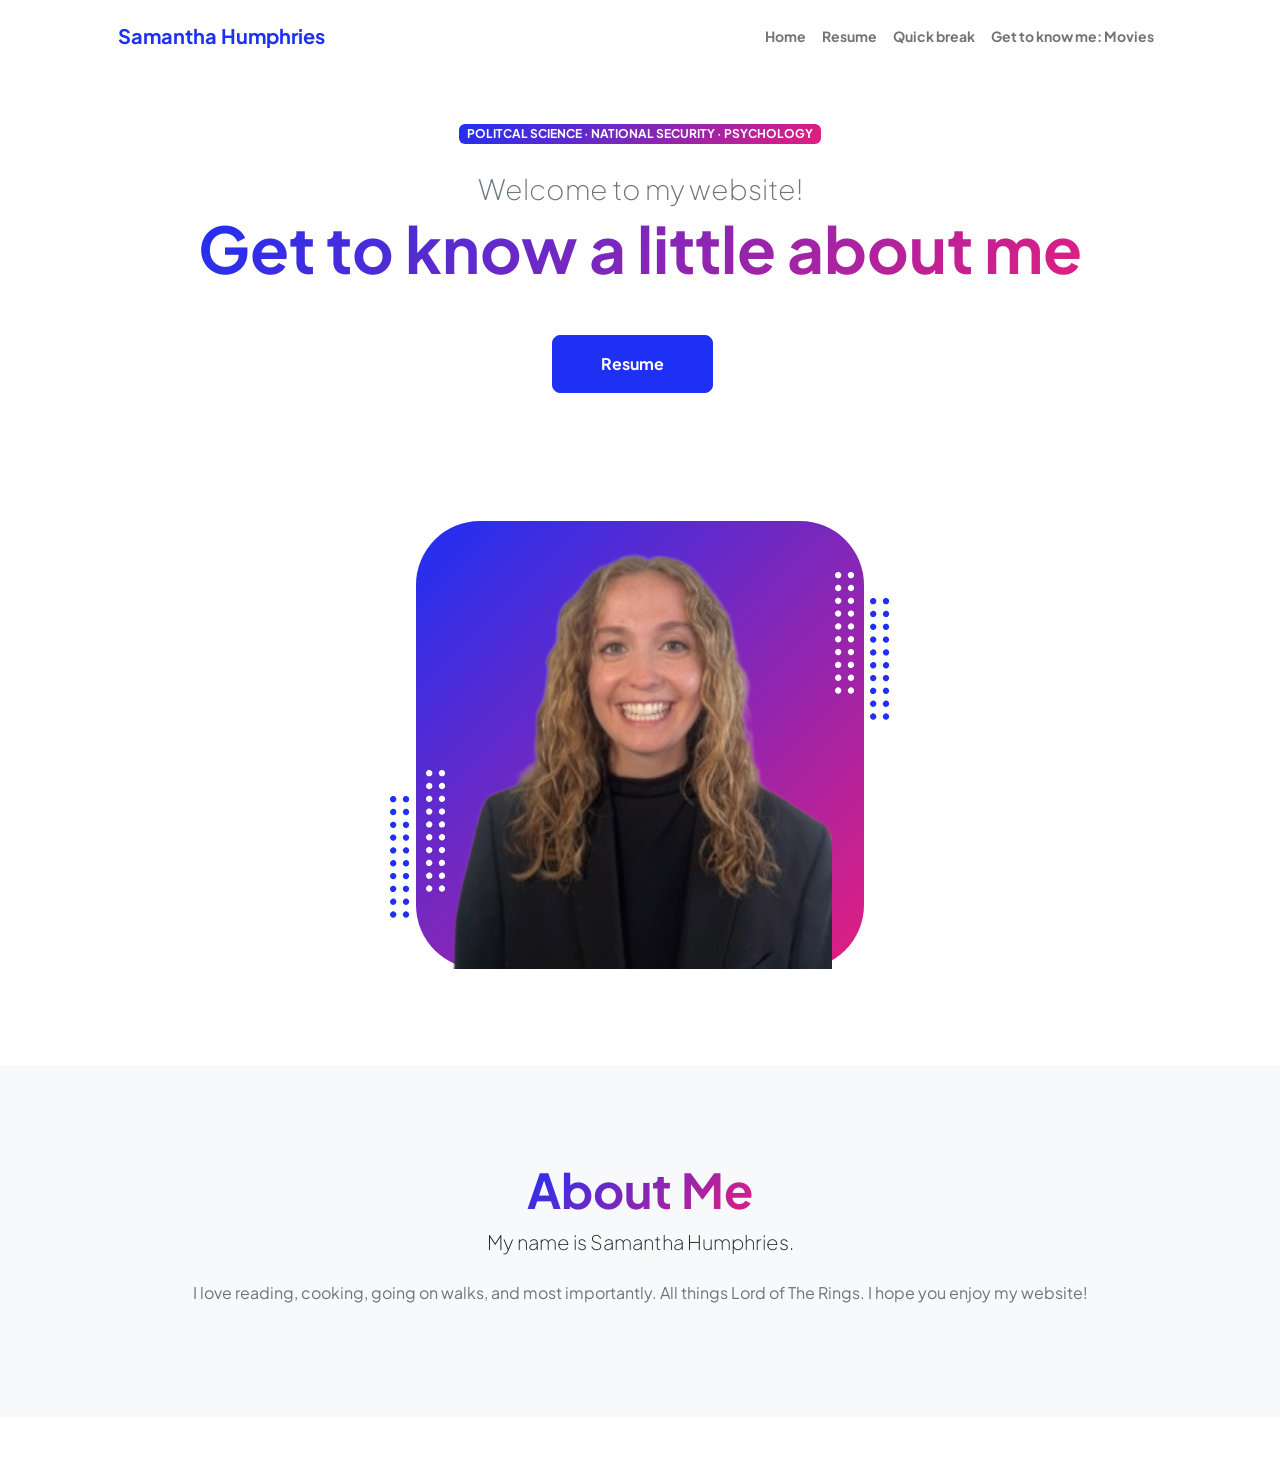
<file: index.html>
<!DOCTYPE html>
<html lang="en">
    <head>
        <meta charset="utf-8" />
        <meta name="viewport" content="width=device-width, initial-scale=1, shrink-to-fit=no" />
        <meta name="description" content="" />
        <meta name="author" content="" />
        <title>Samantha Humphries Home Page</title>
        <!-- Favicon-->
        <link rel="icon" type="image/x-icon" href="assets/favicon.ico" />
        <!-- Custom Google font-->
        <link rel="preconnect" href="https://fonts.googleapis.com" />
        <link rel="preconnect" href="https://fonts.gstatic.com" crossorigin />
        <link href="https://fonts.googleapis.com/css2?family=Plus+Jakarta+Sans:wght@100;200;300;400;500;600;700;800;900&amp;display=swap" rel="stylesheet" />
        <!-- Bootstrap icons-->
        <link href="https://cdn.jsdelivr.net/npm/bootstrap-icons@1.8.1/font/bootstrap-icons.css" rel="stylesheet" />
        <!-- Core theme CSS (includes Bootstrap)-->
        <link href="css/styles.css" rel="stylesheet" />
    </head>
    <body class="d-flex flex-column h-100">
        <main class="flex-shrink-0">
            <!-- Navigation-->
            <nav class="navbar navbar-expand-lg navbar-light bg-white py-3">
                <div class="container px-5">
                    <a class="navbar-brand" href="index.html"><span class="fw-bolder text-primary">Samantha Humphries</span></a>
                    <button class="navbar-toggler" type="button" data-bs-toggle="collapse" data-bs-target="#navbarSupportedContent" aria-controls="navbarSupportedContent" aria-expanded="false" aria-label="Toggle navigation"><span class="navbar-toggler-icon"></span></button>
                    <div class="collapse navbar-collapse" id="navbarSupportedContent">
                        <ul class="navbar-nav ms-auto mb-2 mb-lg-0 small fw-bolder">
                            <li class="nav-item"><a class="nav-link" href="index.html">Home</a></li>
                            <li class="nav-item"><a class="nav-link" href="resume.html">Resume</a></li>
                            <li class="nav-item"><a class="nav-link" href="app.html">Quick break</a></li>
                            <li class="nav-item"><a class="nav-link" href="scratch.html">Get to know me: Movies</a></li>

                        </ul>
                    </div>
                </div>
            </nav>
            <!-- Header-->
            <header class="py-5">
                <div class="container px-5 pb-5">
                    <div class="row gx-5 align-items-center">
                        <div class="col-xxl-5">
                            <!-- Header text content-->
                            <div class="text-center text-xxl-start">
                                <div class="badge bg-gradient-primary-to-secondary text-white mb-4"><div class="text-uppercase">Politcal Science &middot; National Security &middot; Psychology</div></div>
                                <div class="fs-3 fw-light text-muted">Welcome to my website!</div>
                                <h1 class="display-3 fw-bolder mb-5"><span class="text-gradient d-inline">Get to know a little about me</span></h1>
                                <div class="d-grid gap-3 d-sm-flex justify-content-sm-center justify-content-xxl-start mb-3">
                                    <a class="btn btn-primary btn-lg px-5 py-3 me-sm-3 fs-6 fw-bolder" href="resume.html">Resume</a>
                                </div>
                            </div>
                        </div>
                        <div class="col-xxl-7">
                            <!-- Header profile picture-->
                            <div class="d-flex justify-content-center mt-5 mt-xxl-0">
                                <div class="profile bg-gradient-primary-to-secondary">
                                    <!-- TIP: For best results, use a photo with a transparent background like the demo example below-->
                                    <!-- Watch a tutorial on how to do this on YouTube (link)-->
                                    <img class="profile-img" src="assets/profile pic.png" alt="..." />
                                    <div class="dots-1">
                                        <!-- SVG Dots-->
                                        <svg version="1.1" xmlns="http://www.w3.org/2000/svg" xmlns:xlink="http://www.w3.org/1999/xlink" x="0px" y="0px" viewBox="0 0 191.6 1215.4" style="enable-background: new 0 0 191.6 1215.4" xml:space="preserve">
                                            <g transform="translate(0.000000,1280.000000) scale(0.100000,-0.100000)">
                                                <path d="M227.7,12788.6c-105-35-200-141-222-248c-43-206,163-412,369-369c155,32,275,190,260,339c-11,105-90,213-190,262        C383.7,12801.6,289.7,12808.6,227.7,12788.6z"></path>
                                                <path d="M1507.7,12788.6c-151-50-253-216-222-362c25-119,136-230,254-255c194-41,395,142,375,339c-11,105-90,213-190,262        C1663.7,12801.6,1569.7,12808.6,1507.7,12788.6z"></path>
                                                <path d="M227.7,11508.6c-105-35-200-141-222-248c-43-206,163-412,369-369c155,32,275,190,260,339c-11,105-90,213-190,262        C383.7,11521.6,289.7,11528.6,227.7,11508.6z"></path>
                                                <path d="M1507.7,11508.6c-151-50-253-216-222-362c25-119,136-230,254-255c194-41,395,142,375,339c-11,105-90,213-190,262        C1663.7,11521.6,1569.7,11528.6,1507.7,11508.6z"></path>
                                                <path d="M227.7,10228.6c-105-35-200-141-222-248c-43-206,163-412,369-369c155,32,275,190,260,339c-11,105-90,213-190,262        C383.7,10241.6,289.7,10248.6,227.7,10228.6z"></path>
                                                <path d="M1507.7,10228.6c-105-35-200-141-222-248c-43-206,163-412,369-369c155,32,275,190,260,339c-11,105-90,213-190,262        C1663.7,10241.6,1569.7,10248.6,1507.7,10228.6z"></path>
                                                <path d="M227.7,8948.6c-105-35-200-141-222-248c-43-206,163-412,369-369c155,32,275,190,260,339c-11,105-90,213-190,262        C383.7,8961.6,289.7,8968.6,227.7,8948.6z"></path>
                                                <path d="M1507.7,8948.6c-105-35-200-141-222-248c-43-206,163-412,369-369c155,32,275,190,260,339c-11,105-90,213-190,262        C1663.7,8961.6,1569.7,8968.6,1507.7,8948.6z"></path>
                                                <path d="M227.7,7668.6c-105-35-200-141-222-248c-43-206,163-412,369-369c155,32,275,190,260,339c-11,105-90,213-190,262        C383.7,7681.6,289.7,7688.6,227.7,7668.6z"></path>
                                                <path d="M1507.7,7668.6c-105-35-200-141-222-248c-43-206,163-412,369-369c155,32,275,190,260,339c-11,105-90,213-190,262        C1663.7,7681.6,1569.7,7688.6,1507.7,7668.6z"></path>
                                                <path d="M227.7,6388.6c-105-35-200-141-222-248c-43-206,163-412,369-369c155,32,275,190,260,339c-11,105-90,213-190,262        C383.7,6401.6,289.7,6408.6,227.7,6388.6z"></path>
                                                <path d="M1507.7,6388.6c-105-35-200-141-222-248c-43-206,163-412,369-369c155,32,275,190,260,339c-11,105-90,213-190,262        C1663.7,6401.6,1569.7,6408.6,1507.7,6388.6z"></path>
                                                <path d="M227.7,5108.6c-105-35-200-141-222-248c-43-206,163-412,369-369c155,32,275,190,260,339c-11,105-90,213-190,262        C383.7,5121.6,289.7,5128.6,227.7,5108.6z"></path>
                                                <path d="M1507.7,5108.6c-105-35-200-141-222-248c-43-206,163-412,369-369c155,32,275,190,260,339c-11,105-90,213-190,262        C1663.7,5121.6,1569.7,5128.6,1507.7,5108.6z"></path>
                                                <path d="M227.7,3828.6c-105-35-200-141-222-248c-43-206,163-412,369-369c155,32,275,190,260,339c-11,105-90,213-190,262        C383.7,3841.6,289.7,3848.6,227.7,3828.6z"></path>
                                                <path d="M1507.7,3828.6c-105-35-200-141-222-248c-43-206,163-412,369-369c155,32,275,190,260,339c-11,105-90,213-190,262        C1663.7,3841.6,1569.7,3848.6,1507.7,3828.6z"></path>
                                                <path d="M227.7,2548.6c-105-35-200-141-222-248c-43-206,163-412,369-369c155,32,275,190,260,339c-11,105-90,213-190,262        C383.7,2561.6,289.7,2568.6,227.7,2548.6z"></path>
                                                <path d="M1507.7,2548.6c-105-35-200-141-222-248c-43-206,163-412,369-369c155,32,275,190,260,339c-11,105-90,213-190,262        C1663.7,2561.6,1569.7,2568.6,1507.7,2548.6z"></path>
                                                <path d="M227.7,1268.6c-105-35-200-141-222-248c-43-206,163-412,369-369c155,32,275,190,260,339c-11,105-90,213-190,262        C383.7,1281.6,289.7,1288.6,227.7,1268.6z"></path>
                                                <path d="M1507.7,1268.6c-105-35-200-141-222-248c-43-206,163-412,369-369c155,32,275,190,260,339c-11,105-90,213-190,262        C1663.7,1281.6,1569.7,1288.6,1507.7,1268.6z"></path>
                                            </g>
                                        </svg>
                                        <!-- END of SVG dots-->
                                    </div>
                                    <div class="dots-2">
                                        <!-- SVG Dots-->
                                        <svg version="1.1" xmlns="http://www.w3.org/2000/svg" xmlns:xlink="http://www.w3.org/1999/xlink" x="0px" y="0px" viewBox="0 0 191.6 1215.4" style="enable-background: new 0 0 191.6 1215.4" xml:space="preserve">
                                            <g transform="translate(0.000000,1280.000000) scale(0.100000,-0.100000)">
                                                <path d="M227.7,12788.6c-105-35-200-141-222-248c-43-206,163-412,369-369c155,32,275,190,260,339c-11,105-90,213-190,262        C383.7,12801.6,289.7,12808.6,227.7,12788.6z"></path>
                                                <path d="M1507.7,12788.6c-151-50-253-216-222-362c25-119,136-230,254-255c194-41,395,142,375,339c-11,105-90,213-190,262        C1663.7,12801.6,1569.7,12808.6,1507.7,12788.6z"></path>
                                                <path d="M227.7,11508.6c-105-35-200-141-222-248c-43-206,163-412,369-369c155,32,275,190,260,339c-11,105-90,213-190,262        C383.7,11521.6,289.7,11528.6,227.7,11508.6z"></path>
                                                <path d="M1507.7,11508.6c-151-50-253-216-222-362c25-119,136-230,254-255c194-41,395,142,375,339c-11,105-90,213-190,262        C1663.7,11521.6,1569.7,11528.6,1507.7,11508.6z"></path>
                                                <path d="M227.7,10228.6c-105-35-200-141-222-248c-43-206,163-412,369-369c155,32,275,190,260,339c-11,105-90,213-190,262        C383.7,10241.6,289.7,10248.6,227.7,10228.6z"></path>
                                                <path d="M1507.7,10228.6c-105-35-200-141-222-248c-43-206,163-412,369-369c155,32,275,190,260,339c-11,105-90,213-190,262        C1663.7,10241.6,1569.7,10248.6,1507.7,10228.6z"></path>
                                                <path d="M227.7,8948.6c-105-35-200-141-222-248c-43-206,163-412,369-369c155,32,275,190,260,339c-11,105-90,213-190,262        C383.7,8961.6,289.7,8968.6,227.7,8948.6z"></path>
                                                <path d="M1507.7,8948.6c-105-35-200-141-222-248c-43-206,163-412,369-369c155,32,275,190,260,339c-11,105-90,213-190,262        C1663.7,8961.6,1569.7,8968.6,1507.7,8948.6z"></path>
                                                <path d="M227.7,7668.6c-105-35-200-141-222-248c-43-206,163-412,369-369c155,32,275,190,260,339c-11,105-90,213-190,262        C383.7,7681.6,289.7,7688.6,227.7,7668.6z"></path>
                                                <path d="M1507.7,7668.6c-105-35-200-141-222-248c-43-206,163-412,369-369c155,32,275,190,260,339c-11,105-90,213-190,262        C1663.7,7681.6,1569.7,7688.6,1507.7,7668.6z"></path>
                                                <path d="M227.7,6388.6c-105-35-200-141-222-248c-43-206,163-412,369-369c155,32,275,190,260,339c-11,105-90,213-190,262        C383.7,6401.6,289.7,6408.6,227.7,6388.6z"></path>
                                                <path d="M1507.7,6388.6c-105-35-200-141-222-248c-43-206,163-412,369-369c155,32,275,190,260,339c-11,105-90,213-190,262        C1663.7,6401.6,1569.7,6408.6,1507.7,6388.6z"></path>
                                                <path d="M227.7,5108.6c-105-35-200-141-222-248c-43-206,163-412,369-369c155,32,275,190,260,339c-11,105-90,213-190,262        C383.7,5121.6,289.7,5128.6,227.7,5108.6z"></path>
                                                <path d="M1507.7,5108.6c-105-35-200-141-222-248c-43-206,163-412,369-369c155,32,275,190,260,339c-11,105-90,213-190,262        C1663.7,5121.6,1569.7,5128.6,1507.7,5108.6z"></path>
                                                <path d="M227.7,3828.6c-105-35-200-141-222-248c-43-206,163-412,369-369c155,32,275,190,260,339c-11,105-90,213-190,262        C383.7,3841.6,289.7,3848.6,227.7,3828.6z"></path>
                                                <path d="M1507.7,3828.6c-105-35-200-141-222-248c-43-206,163-412,369-369c155,32,275,190,260,339c-11,105-90,213-190,262        C1663.7,3841.6,1569.7,3848.6,1507.7,3828.6z"></path>
                                                <path d="M227.7,2548.6c-105-35-200-141-222-248c-43-206,163-412,369-369c155,32,275,190,260,339c-11,105-90,213-190,262        C383.7,2561.6,289.7,2568.6,227.7,2548.6z"></path>
                                                <path d="M1507.7,2548.6c-105-35-200-141-222-248c-43-206,163-412,369-369c155,32,275,190,260,339c-11,105-90,213-190,262        C1663.7,2561.6,1569.7,2568.6,1507.7,2548.6z"></path>
                                                <path d="M227.7,1268.6c-105-35-200-141-222-248c-43-206,163-412,369-369c155,32,275,190,260,339c-11,105-90,213-190,262        C383.7,1281.6,289.7,1288.6,227.7,1268.6z"></path>
                                                <path d="M1507.7,1268.6c-105-35-200-141-222-248c-43-206,163-412,369-369c155,32,275,190,260,339c-11,105-90,213-190,262        C1663.7,1281.6,1569.7,1288.6,1507.7,1268.6z"></path>
                                            </g>
                                        </svg>
                                        <!-- END of SVG dots-->
                                    </div>
                                    <div class="dots-3">
                                        <!-- SVG Dots-->
                                        <svg version="1.1" xmlns="http://www.w3.org/2000/svg" xmlns:xlink="http://www.w3.org/1999/xlink" x="0px" y="0px" viewBox="0 0 191.6 1215.4" style="enable-background: new 0 0 191.6 1215.4" xml:space="preserve">
                                            <g transform="translate(0.000000,1280.000000) scale(0.100000,-0.100000)">
                                                <path d="M227.7,12788.6c-105-35-200-141-222-248c-43-206,163-412,369-369c155,32,275,190,260,339c-11,105-90,213-190,262        C383.7,12801.6,289.7,12808.6,227.7,12788.6z"></path>
                                                <path d="M1507.7,12788.6c-151-50-253-216-222-362c25-119,136-230,254-255c194-41,395,142,375,339c-11,105-90,213-190,262        C1663.7,12801.6,1569.7,12808.6,1507.7,12788.6z"></path>
                                                <path d="M227.7,11508.6c-105-35-200-141-222-248c-43-206,163-412,369-369c155,32,275,190,260,339c-11,105-90,213-190,262        C383.7,11521.6,289.7,11528.6,227.7,11508.6z"></path>
                                                <path d="M1507.7,11508.6c-151-50-253-216-222-362c25-119,136-230,254-255c194-41,395,142,375,339c-11,105-90,213-190,262        C1663.7,11521.6,1569.7,11528.6,1507.7,11508.6z"></path>
                                                <path d="M227.7,10228.6c-105-35-200-141-222-248c-43-206,163-412,369-369c155,32,275,190,260,339c-11,105-90,213-190,262        C383.7,10241.6,289.7,10248.6,227.7,10228.6z"></path>
                                                <path d="M1507.7,10228.6c-105-35-200-141-222-248c-43-206,163-412,369-369c155,32,275,190,260,339c-11,105-90,213-190,262        C1663.7,10241.6,1569.7,10248.6,1507.7,10228.6z"></path>
                                                <path d="M227.7,8948.6c-105-35-200-141-222-248c-43-206,163-412,369-369c155,32,275,190,260,339c-11,105-90,213-190,262        C383.7,8961.6,289.7,8968.6,227.7,8948.6z"></path>
                                                <path d="M1507.7,8948.6c-105-35-200-141-222-248c-43-206,163-412,369-369c155,32,275,190,260,339c-11,105-90,213-190,262        C1663.7,8961.6,1569.7,8968.6,1507.7,8948.6z"></path>
                                                <path d="M227.7,7668.6c-105-35-200-141-222-248c-43-206,163-412,369-369c155,32,275,190,260,339c-11,105-90,213-190,262        C383.7,7681.6,289.7,7688.6,227.7,7668.6z"></path>
                                                <path d="M1507.7,7668.6c-105-35-200-141-222-248c-43-206,163-412,369-369c155,32,275,190,260,339c-11,105-90,213-190,262        C1663.7,7681.6,1569.7,7688.6,1507.7,7668.6z"></path>
                                                <path d="M227.7,6388.6c-105-35-200-141-222-248c-43-206,163-412,369-369c155,32,275,190,260,339c-11,105-90,213-190,262        C383.7,6401.6,289.7,6408.6,227.7,6388.6z"></path>
                                                <path d="M1507.7,6388.6c-105-35-200-141-222-248c-43-206,163-412,369-369c155,32,275,190,260,339c-11,105-90,213-190,262        C1663.7,6401.6,1569.7,6408.6,1507.7,6388.6z"></path>
                                                <path d="M227.7,5108.6c-105-35-200-141-222-248c-43-206,163-412,369-369c155,32,275,190,260,339c-11,105-90,213-190,262        C383.7,5121.6,289.7,5128.6,227.7,5108.6z"></path>
                                                <path d="M1507.7,5108.6c-105-35-200-141-222-248c-43-206,163-412,369-369c155,32,275,190,260,339c-11,105-90,213-190,262        C1663.7,5121.6,1569.7,5128.6,1507.7,5108.6z"></path>
                                                <path d="M227.7,3828.6c-105-35-200-141-222-248c-43-206,163-412,369-369c155,32,275,190,260,339c-11,105-90,213-190,262        C383.7,3841.6,289.7,3848.6,227.7,3828.6z"></path>
                                                <path d="M1507.7,3828.6c-105-35-200-141-222-248c-43-206,163-412,369-369c155,32,275,190,260,339c-11,105-90,213-190,262        C1663.7,3841.6,1569.7,3848.6,1507.7,3828.6z"></path>
                                                <path d="M227.7,2548.6c-105-35-200-141-222-248c-43-206,163-412,369-369c155,32,275,190,260,339c-11,105-90,213-190,262        C383.7,2561.6,289.7,2568.6,227.7,2548.6z"></path>
                                                <path d="M1507.7,2548.6c-105-35-200-141-222-248c-43-206,163-412,369-369c155,32,275,190,260,339c-11,105-90,213-190,262        C1663.7,2561.6,1569.7,2568.6,1507.7,2548.6z"></path>
                                                <path d="M227.7,1268.6c-105-35-200-141-222-248c-43-206,163-412,369-369c155,32,275,190,260,339c-11,105-90,213-190,262        C383.7,1281.6,289.7,1288.6,227.7,1268.6z"></path>
                                                <path d="M1507.7,1268.6c-105-35-200-141-222-248c-43-206,163-412,369-369c155,32,275,190,260,339c-11,105-90,213-190,262        C1663.7,1281.6,1569.7,1288.6,1507.7,1268.6z"></path>
                                            </g>
                                        </svg>
                                        <!-- END of SVG dots-->
                                    </div>
                                    <div class="dots-4">
                                        <!-- SVG Dots-->
                                        <svg version="1.1" xmlns="http://www.w3.org/2000/svg" xmlns:xlink="http://www.w3.org/1999/xlink" x="0px" y="0px" viewBox="0 0 191.6 1215.4" style="enable-background: new 0 0 191.6 1215.4" xml:space="preserve">
                                            <g transform="translate(0.000000,1280.000000) scale(0.100000,-0.100000)">
                                                <path d="M227.7,12788.6c-105-35-200-141-222-248c-43-206,163-412,369-369c155,32,275,190,260,339c-11,105-90,213-190,262        C383.7,12801.6,289.7,12808.6,227.7,12788.6z"></path>
                                                <path d="M1507.7,12788.6c-151-50-253-216-222-362c25-119,136-230,254-255c194-41,395,142,375,339c-11,105-90,213-190,262        C1663.7,12801.6,1569.7,12808.6,1507.7,12788.6z"></path>
                                                <path d="M227.7,11508.6c-105-35-200-141-222-248c-43-206,163-412,369-369c155,32,275,190,260,339c-11,105-90,213-190,262        C383.7,11521.6,289.7,11528.6,227.7,11508.6z"></path>
                                                <path d="M1507.7,11508.6c-151-50-253-216-222-362c25-119,136-230,254-255c194-41,395,142,375,339c-11,105-90,213-190,262        C1663.7,11521.6,1569.7,11528.6,1507.7,11508.6z"></path>
                                                <path d="M227.7,10228.6c-105-35-200-141-222-248c-43-206,163-412,369-369c155,32,275,190,260,339c-11,105-90,213-190,262        C383.7,10241.6,289.7,10248.6,227.7,10228.6z"></path>
                                                <path d="M1507.7,10228.6c-105-35-200-141-222-248c-43-206,163-412,369-369c155,32,275,190,260,339c-11,105-90,213-190,262        C1663.7,10241.6,1569.7,10248.6,1507.7,10228.6z"></path>
                                                <path d="M227.7,8948.6c-105-35-200-141-222-248c-43-206,163-412,369-369c155,32,275,190,260,339c-11,105-90,213-190,262        C383.7,8961.6,289.7,8968.6,227.7,8948.6z"></path>
                                                <path d="M1507.7,8948.6c-105-35-200-141-222-248c-43-206,163-412,369-369c155,32,275,190,260,339c-11,105-90,213-190,262        C1663.7,8961.6,1569.7,8968.6,1507.7,8948.6z"></path>
                                                <path d="M227.7,7668.6c-105-35-200-141-222-248c-43-206,163-412,369-369c155,32,275,190,260,339c-11,105-90,213-190,262        C383.7,7681.6,289.7,7688.6,227.7,7668.6z"></path>
                                                <path d="M1507.7,7668.6c-105-35-200-141-222-248c-43-206,163-412,369-369c155,32,275,190,260,339c-11,105-90,213-190,262        C1663.7,7681.6,1569.7,7688.6,1507.7,7668.6z"></path>
                                                <path d="M227.7,6388.6c-105-35-200-141-222-248c-43-206,163-412,369-369c155,32,275,190,260,339c-11,105-90,213-190,262        C383.7,6401.6,289.7,6408.6,227.7,6388.6z"></path>
                                                <path d="M1507.7,6388.6c-105-35-200-141-222-248c-43-206,163-412,369-369c155,32,275,190,260,339c-11,105-90,213-190,262        C1663.7,6401.6,1569.7,6408.6,1507.7,6388.6z"></path>
                                                <path d="M227.7,5108.6c-105-35-200-141-222-248c-43-206,163-412,369-369c155,32,275,190,260,339c-11,105-90,213-190,262        C383.7,5121.6,289.7,5128.6,227.7,5108.6z"></path>
                                                <path d="M1507.7,5108.6c-105-35-200-141-222-248c-43-206,163-412,369-369c155,32,275,190,260,339c-11,105-90,213-190,262        C1663.7,5121.6,1569.7,5128.6,1507.7,5108.6z"></path>
                                                <path d="M227.7,3828.6c-105-35-200-141-222-248c-43-206,163-412,369-369c155,32,275,190,260,339c-11,105-90,213-190,262        C383.7,3841.6,289.7,3848.6,227.7,3828.6z"></path>
                                                <path d="M1507.7,3828.6c-105-35-200-141-222-248c-43-206,163-412,369-369c155,32,275,190,260,339c-11,105-90,213-190,262        C1663.7,3841.6,1569.7,3848.6,1507.7,3828.6z"></path>
                                                <path d="M227.7,2548.6c-105-35-200-141-222-248c-43-206,163-412,369-369c155,32,275,190,260,339c-11,105-90,213-190,262        C383.7,2561.6,289.7,2568.6,227.7,2548.6z"></path>
                                                <path d="M1507.7,2548.6c-105-35-200-141-222-248c-43-206,163-412,369-369c155,32,275,190,260,339c-11,105-90,213-190,262        C1663.7,2561.6,1569.7,2568.6,1507.7,2548.6z"></path>
                                                <path d="M227.7,1268.6c-105-35-200-141-222-248c-43-206,163-412,369-369c155,32,275,190,260,339c-11,105-90,213-190,262        C383.7,1281.6,289.7,1288.6,227.7,1268.6z"></path>
                                                <path d="M1507.7,1268.6c-105-35-200-141-222-248c-43-206,163-412,369-369c155,32,275,190,260,339c-11,105-90,213-190,262        C1663.7,1281.6,1569.7,1288.6,1507.7,1268.6z"></path>
                                            </g>
                                        </svg>
                                        <!-- END of SVG dots-->
                                    </div>
                                </div>
                            </div>
                        </div>
                    </div>
                </div>
            </header>
            <!-- About Section-->
            <section class="bg-light py-5">
                <div class="container px-5">
                    <div class="row gx-5 justify-content-center">
                        <div class="col-xxl-8">
                            <div class="text-center my-5">
                                <h2 class="display-5 fw-bolder"><span class="text-gradient d-inline">About Me</span></h2>
                                <p class="lead fw-light mb-4">My name is Samantha Humphries.</p>
                                <p class="text-muted">I love reading, cooking, going on walks, and most importantly. All things Lord of The Rings. I hope you enjoy my website!</p>
                                <div class="d-flex justify-content-center fs-2 gap-4">
                                </div>
                            </div>
                        </div>
                    </div>
                </div>
            </section>
        </main>
        <!-- Footer-->
        <footer class="bg-white py-4 mt-auto">
            <div class="container px-5">
                <div class="row align-items-center justify-content-between flex-column flex-sm-row">
                    <div class="col-auto"><div class="small m-0"></div></div>
                    <div class="col-auto">
                    </div>
                </div>
            </div>
        </footer>
        <!-- Bootstrap core JS-->
        <script src="https://cdn.jsdelivr.net/npm/bootstrap@5.2.3/dist/js/bootstrap.bundle.min.js"></script>
        <!-- Core theme JS-->
        <script src="js/scripts.js"></script>
    </body>
</html>
</file>
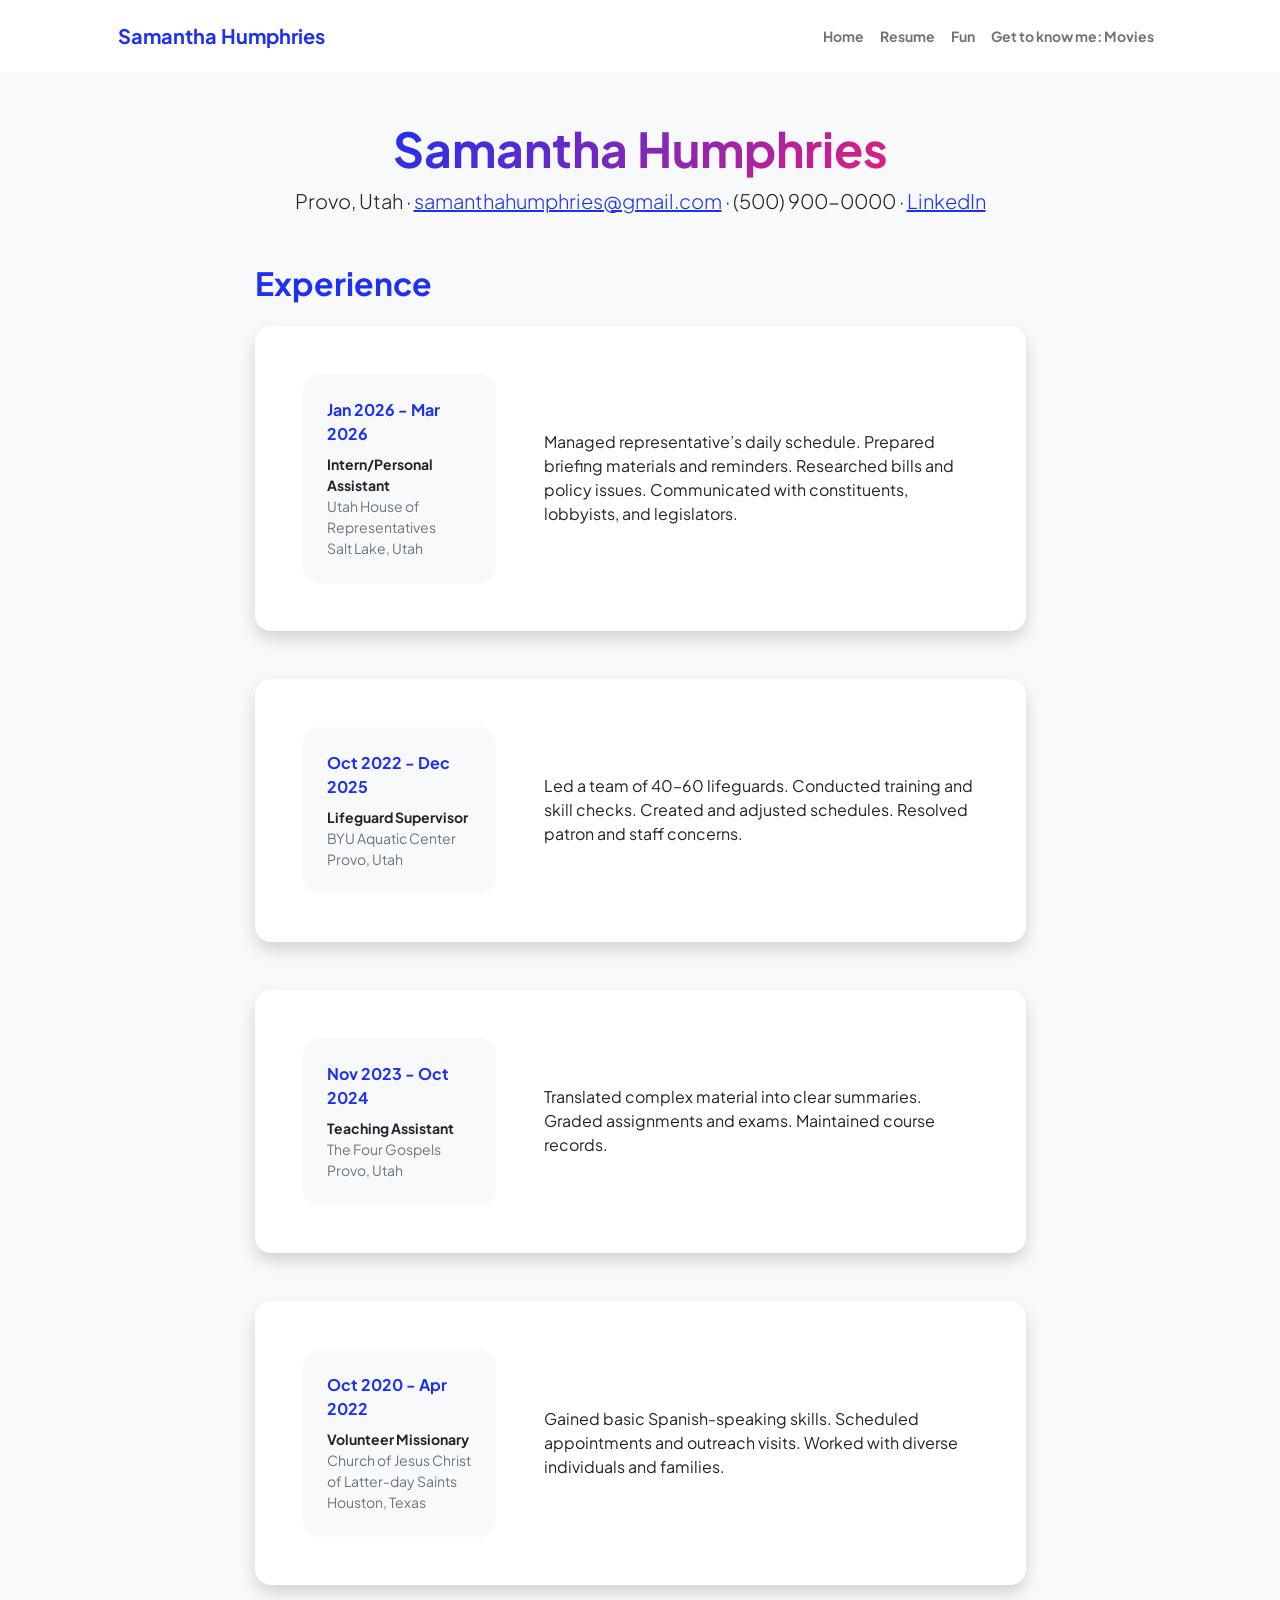
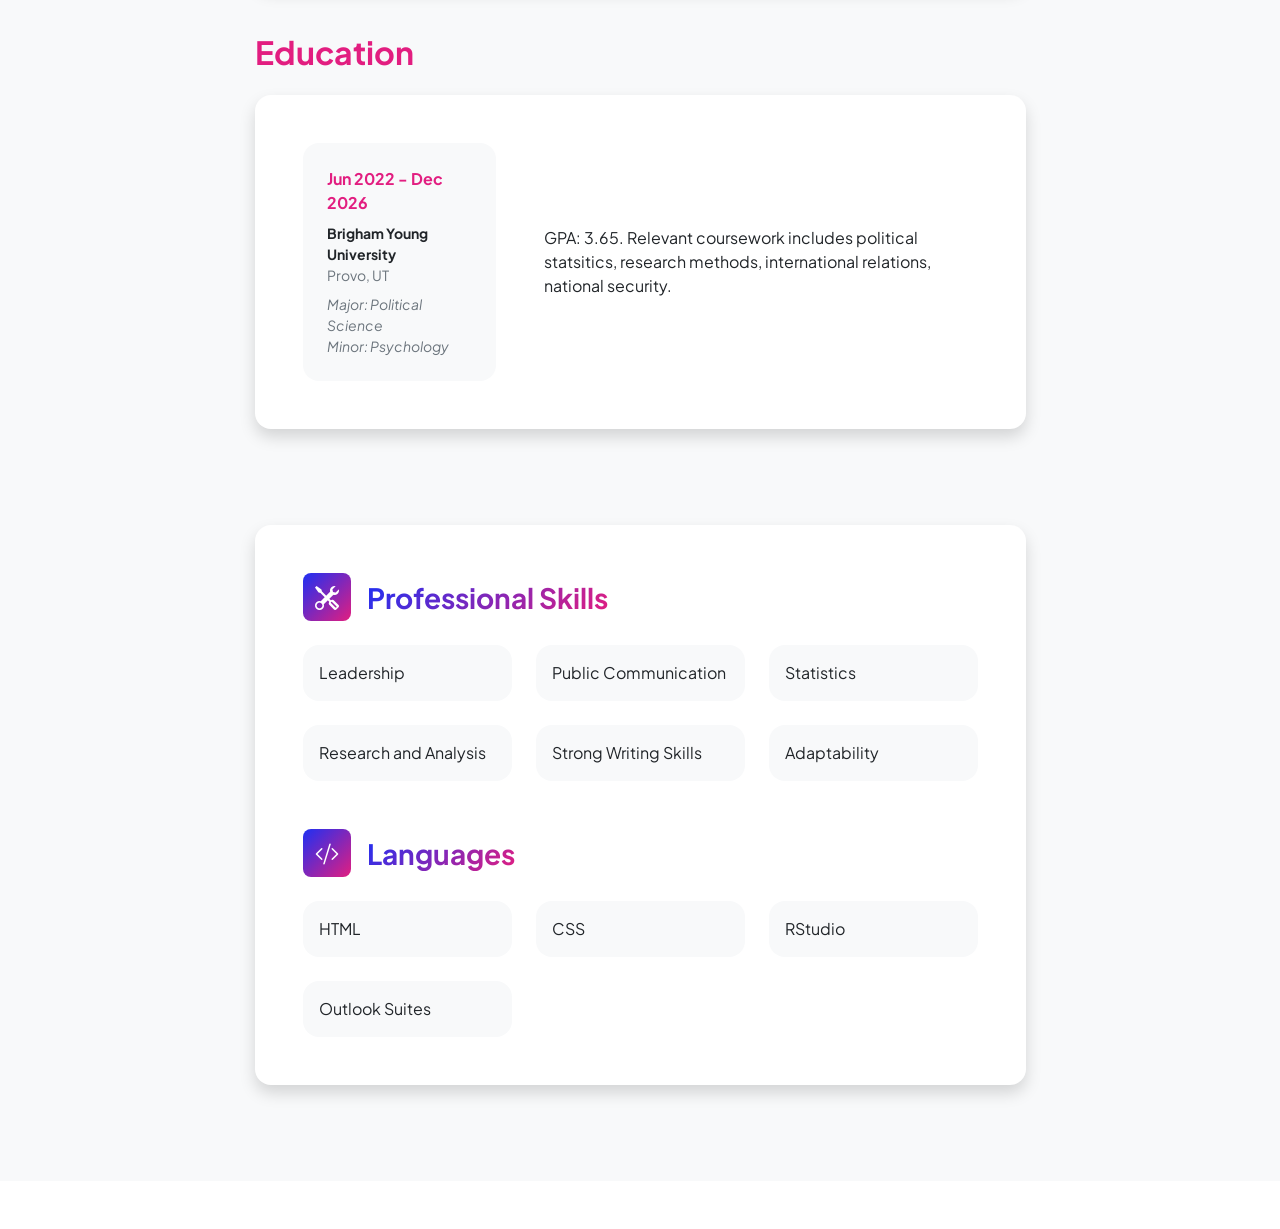
<file: resume.html>
<!DOCTYPE html>
<html lang="en">
    <head>
        <meta charset="utf-8" />
        <meta name="viewport" content="width=device-width, initial-scale=1, shrink-to-fit=no" />
        <meta name="description" content="" />
        <meta name="author" content="" />
        <title>Resume - Samantha Humphries </title>
        <!-- Favicon-->
        <link rel="icon" type="image/x-icon" href="assets/favicon.ico" />
        <!-- Custom Google font-->
        <link rel="preconnect" href="https://fonts.googleapis.com" />
        <link rel="preconnect" href="https://fonts.gstatic.com" crossorigin />
        <link href="https://fonts.googleapis.com/css2?family=Plus+Jakarta+Sans:wght@100;200;300;400;500;600;700;800;900&amp;display=swap" rel="stylesheet" />
        <!-- Bootstrap icons-->
        <link href="https://cdn.jsdelivr.net/npm/bootstrap-icons@1.8.1/font/bootstrap-icons.css" rel="stylesheet" />
        <!-- Core theme CSS (includes Bootstrap)-->
        <link href="css/styles.css" rel="stylesheet" />
    </head>
    <body class="d-flex flex-column h-100 bg-light">
        <main class="flex-shrink-0">
            <!-- Navigation-->
            <nav class="navbar navbar-expand-lg navbar-light bg-white py-3">
                <div class="container px-5">
                    <a class="navbar-brand" href="index.html"><span class="fw-bolder text-primary">Samantha Humphries</span></a>
                    <button class="navbar-toggler" type="button" data-bs-toggle="collapse" data-bs-target="#navbarSupportedContent" aria-controls="navbarSupportedContent" aria-expanded="false" aria-label="Toggle navigation"><span class="navbar-toggler-icon"></span></button>
                    <div class="collapse navbar-collapse" id="navbarSupportedContent">
                        <ul class="navbar-nav ms-auto mb-2 mb-lg-0 small fw-bolder">
                            <li class="nav-item"><a class="nav-link" href="index.html">Home</a></li>
                            <li class="nav-item"><a class="nav-link" href="resume.html">Resume</a></li>
                            <li class="nav-item"><a class="nav-link" href="app.html">Fun</a></li>
                            <li class="nav-item"><a class="nav-link" href="scratch.html">Get to know me: Movies</a></li>
                        </ul>
                    </div>
                </div>
            </nav>
            <!-- Page Content-->
            <div class="container px-5 my-5">
               
<div class="text-center mb-5">
    <h1 class="display-5 fw-bolder mb-2">
        <span class="text-gradient d-inline">Samantha Humphries</span>
    </h1>
    <p class="lead mb-0">
        Provo, Utah · 
        <a href="mailto:samanthahumpries@gmail.com">samanthahumphries@gmail.com</a> · 
        (500) 900-0000 · 
        <a href="https://www.linkedin.com/in/samantha-humphries-41a094328">LinkedIn</a>
    </p>
</div>

                <div class="row gx-5 justify-content-center">
                    <div class="col-lg-11 col-xl-9 col-xxl-8">
                        <!-- Experience Section-->
                        <section>
                            <div class="d-flex align-items-center justify-content-between mb-4">
                                <h2 class="text-primary fw-bolder mb-0">Experience</h2>
                                </a>
                            </div>
                            <!-- Experience Card 1-->
                            <div class="card shadow border-0 rounded-4 mb-5">
                                <div class="card-body p-5">
                                    <div class="row align-items-center gx-5">
                                        <div class="col text-center text-lg-start mb-4 mb-lg-0">
                                            <div class="bg-light p-4 rounded-4">
                                                <div class="text-primary fw-bolder mb-2">Jan 2026 - Mar 2026</div>
                                                <div class="small fw-bolder">Intern/Personal Assistant</div>
                                                <div class="small text-muted">Utah House of Representatives</div>
                                                <div class="small text-muted">Salt Lake, Utah</div>
                                            </div>
                                        </div>
                                        <div class="col-lg-8"><div>Managed representative’s daily schedule. Prepared briefing materials and reminders. Researched bills and policy issues. Communicated with constituents, lobbyists, and legislators. </div></div>
                                    </div>
                                </div>
                            </div>
                            <!-- Experience Card 2-->
                            <div class="card shadow border-0 rounded-4 mb-5">
                                <div class="card-body p-5">
                                    <div class="row align-items-center gx-5">
                                        <div class="col text-center text-lg-start mb-4 mb-lg-0">
                                            <div class="bg-light p-4 rounded-4">
                                                <div class="text-primary fw-bolder mb-2">Oct 2022 - Dec 2025</div>
                                                <div class="small fw-bolder">Lifeguard Supervisor</div>
                                                <div class="small text-muted">BYU Aquatic Center</div>
                                                <div class="small text-muted">Provo, Utah</div>
                                            </div>
                                        </div>
                                        <div class="col-lg-8"><div>Led a team of 40–60 lifeguards. Conducted training and skill checks. Created and adjusted schedules. Resolved patron and staff concerns.</div></div>
                                    </div>
                                </div>
                            </div>
                             <!-- Experience Card 3-->
                            <div class="card shadow border-0 rounded-4 mb-5">
                                <div class="card-body p-5">
                                    <div class="row align-items-center gx-5">
                                        <div class="col text-center text-lg-start mb-4 mb-lg-0">
                                            <div class="bg-light p-4 rounded-4">
                                                <div class="text-primary fw-bolder mb-2">Nov 2023 - Oct 2024</div>
                                                <div class="small fw-bolder">Teaching Assistant</div>
                                                <div class="small text-muted">The Four Gospels</div>
                                                <div class="small text-muted">Provo, Utah</div>
                                            </div>
                                        </div>
                                        <div class="col-lg-8"><div>Translated complex material into clear summaries. Graded assignments and exams. Maintained course records.</div></div>
                                    </div>
                                </div>
                            </div>
                             <!-- Experience Card 4-->
                            <div class="card shadow border-0 rounded-4 mb-5">
                                <div class="card-body p-5">
                                    <div class="row align-items-center gx-5">
                                        <div class="col text-center text-lg-start mb-4 mb-lg-0">
                                            <div class="bg-light p-4 rounded-4">
                                                <div class="text-primary fw-bolder mb-2">Oct 2020 - Apr 2022</div>
                                                <div class="small fw-bolder">Volunteer Missionary</div>
                                                <div class="small text-muted">Church of Jesus Christ of Latter-day Saints</div>
                                                <div class="small text-muted">Houston, Texas</div>
                                            </div>
                                        </div>
                                        <div class="col-lg-8"><div>Gained basic Spanish-speaking skills. Scheduled appointments and outreach visits. Worked with diverse individuals and families.</div></div>
                                    </div>
                                </div>
                            </div>
                        </section>
                        <!-- Education Section-->
                        <section>
                            <h2 class="text-secondary fw-bolder mb-4">Education</h2>
                            <!-- Education Card 1-->
                            <div class="card shadow border-0 rounded-4 mb-5">
                                <div class="card-body p-5">
                                    <div class="row align-items-center gx-5">
                                        <div class="col text-center text-lg-start mb-4 mb-lg-0">
                                            <div class="bg-light p-4 rounded-4">
                                                <div class="text-secondary fw-bolder mb-2">Jun 2022 - Dec 2026</div>
                                                <div class="mb-2">
                                                    <div class="small fw-bolder">Brigham Young University</div>
                                                    <div class="small text-muted">Provo, UT</div>
                                                </div>
                                                <div class="fst-italic">
                                                    <div class="small text-muted">Major: Political Science</div>
                                                    <div class="small text-muted">Minor: Psychology</div>
                                                </div>
                                            </div>
                                        </div>
                                        <div class="col-lg-8"><div>GPA: 3.65. Relevant coursework includes political statsitics, research methods, international relations, national security.</div></div>
                                    </div>
                                </div>
                            </div>
                        </section>
                        <!-- Divider-->
                        <div class="pb-5"></div>
                        <!-- Skills Section-->
                        <section>
                            <!-- Skillset Card-->
                            <div class="card shadow border-0 rounded-4 mb-5">
                                <div class="card-body p-5">
                                    <!-- Professional skills list-->
                                    <div class="mb-5">
                                        <div class="d-flex align-items-center mb-4">
                                            <div class="feature bg-primary bg-gradient-primary-to-secondary text-white rounded-3 me-3"><i class="bi bi-tools"></i></div>
                                            <h3 class="fw-bolder mb-0"><span class="text-gradient d-inline">Professional Skills</span></h3>
                                        </div>
                                        <div class="row row-cols-1 row-cols-md-3 mb-4">
                                            <div class="col mb-4 mb-md-0"><div class="d-flex align-items-center bg-light rounded-4 p-3 h-100">Leadership</div></div>
                                            <div class="col mb-4 mb-md-0"><div class="d-flex align-items-center bg-light rounded-4 p-3 h-100">Public Communication</div></div>
                                            <div class="col"><div class="d-flex align-items-center bg-light rounded-4 p-3 h-100">Statistics</div></div>
                                        </div>
                                        <div class="row row-cols-1 row-cols-md-3">
                                            <div class="col mb-4 mb-md-0"><div class="d-flex align-items-center bg-light rounded-4 p-3 h-100">Research and Analysis</div></div>
                                            <div class="col mb-4 mb-md-0"><div class="d-flex align-items-center bg-light rounded-4 p-3 h-100">Strong Writing Skills</div></div>
                                            <div class="col"><div class="d-flex align-items-center bg-light rounded-4 p-3 h-100">Adaptability</div></div>
                                        </div>
                                    </div>
                                    <!-- Languages list-->
                                    <div class="mb-0">
                                        <div class="d-flex align-items-center mb-4">
                                            <div class="feature bg-primary bg-gradient-primary-to-secondary text-white rounded-3 me-3"><i class="bi bi-code-slash"></i></div>
                                            <h3 class="fw-bolder mb-0"><span class="text-gradient d-inline">Languages</span></h3>
                                        </div>
                                        <div class="row row-cols-1 row-cols-md-3 mb-4">
                                            <div class="col mb-4 mb-md-0"><div class="d-flex align-items-center bg-light rounded-4 p-3 h-100">HTML</div></div>
                                            <div class="col mb-4 mb-md-0"><div class="d-flex align-items-center bg-light rounded-4 p-3 h-100">CSS</div></div>
                                            <div class="col"><div class="d-flex align-items-center bg-light rounded-4 p-3 h-100">RStudio</div></div>
                                        </div>
                                        <div class="row row-cols-1 row-cols-md-3">
                                            <div class="col mb-4 mb-md-0"><div class="d-flex align-items-center bg-light rounded-4 p-3 h-100">Outlook Suites</div></div>
                                        </div>
                                    </div>
                                </div>
                            </div>
                        </section>
                    </div>
                </div>
            </div>
        </main>
        <!-- Footer-->
        <footer class="bg-white py-4 mt-auto">
            <div class="container px-5">
                <div class="row align-items-center justify-content-between flex-column flex-sm-row">
                    <div class="col-auto"><div class="small m-0"></div></div>
                    <div class="col-auto">
                    </div>
                </div>
            </div>
        </footer>
        <!-- Bootstrap core JS-->
        <script src="https://cdn.jsdelivr.net/npm/bootstrap@5.2.3/dist/js/bootstrap.bundle.min.js"></script>
        <!-- Core theme JS-->
        <script src="js/scripts.js"></script>
    </body>
</html>
</file>
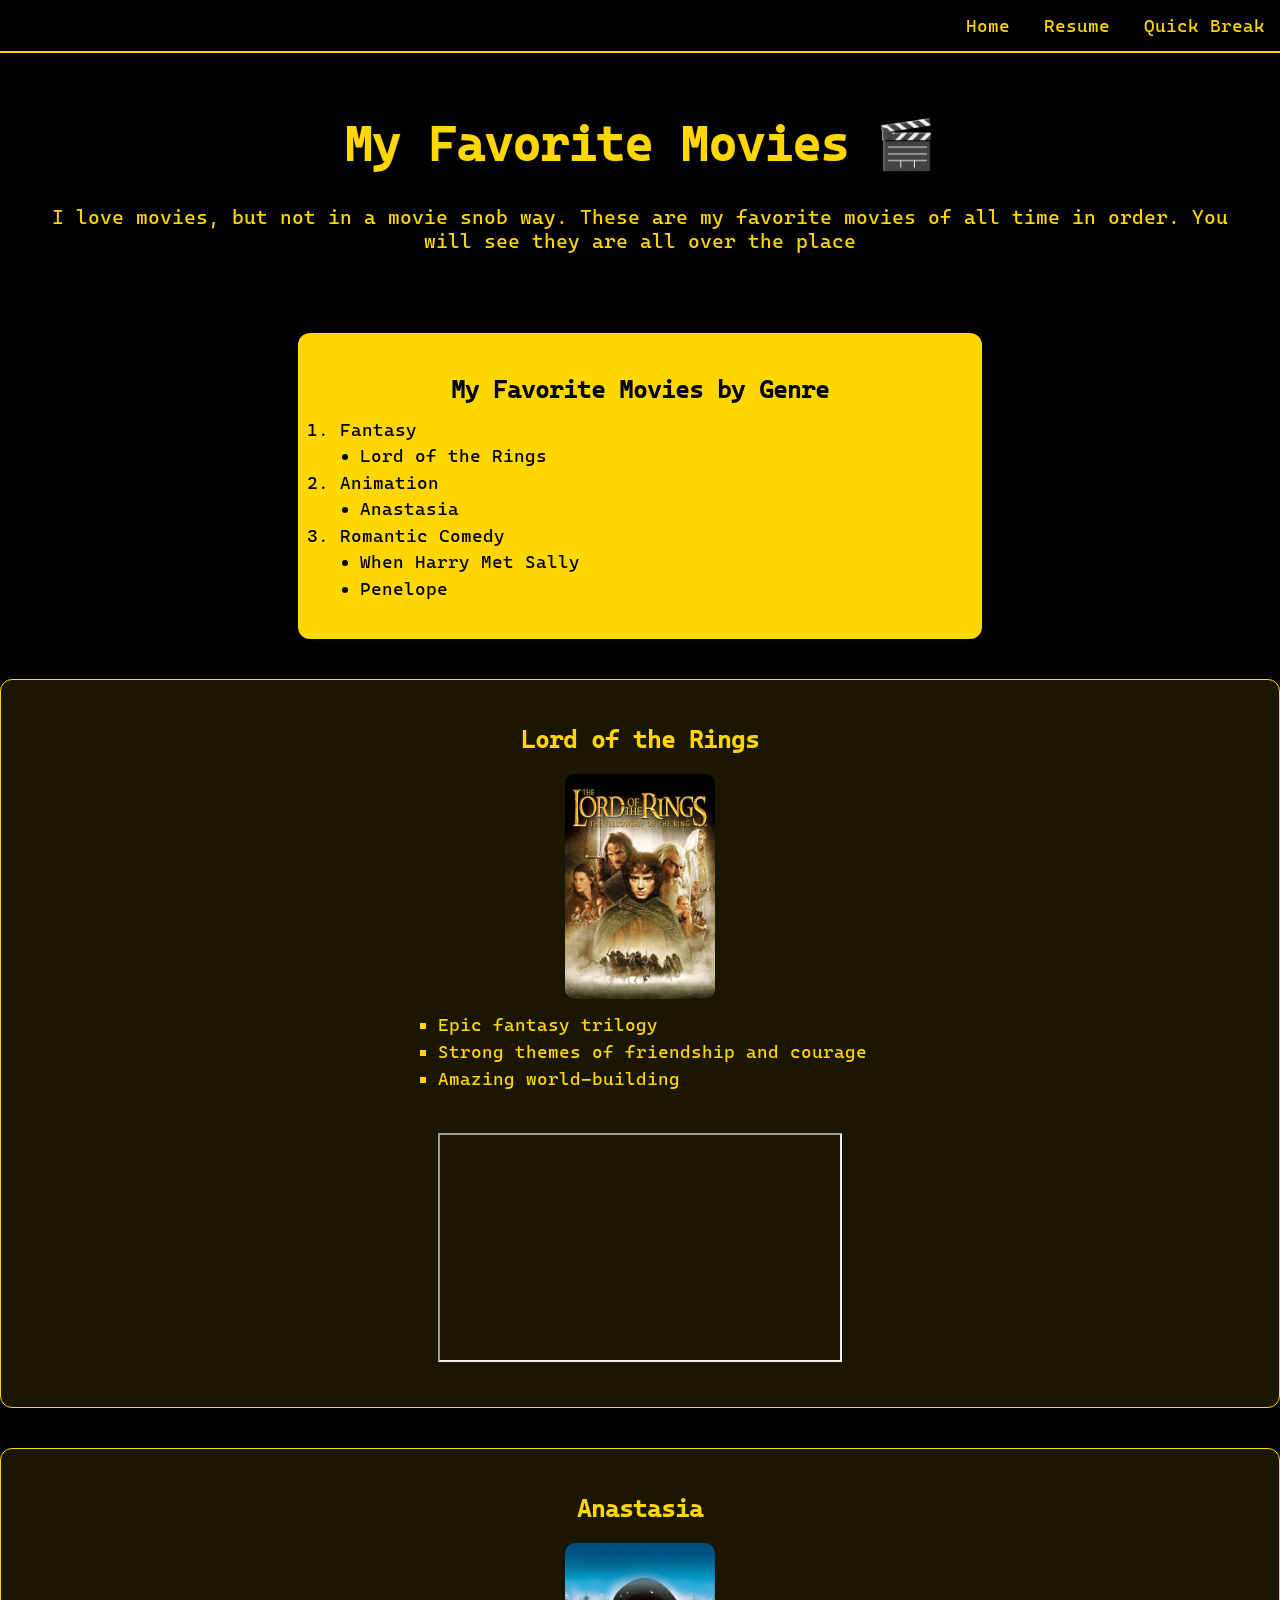
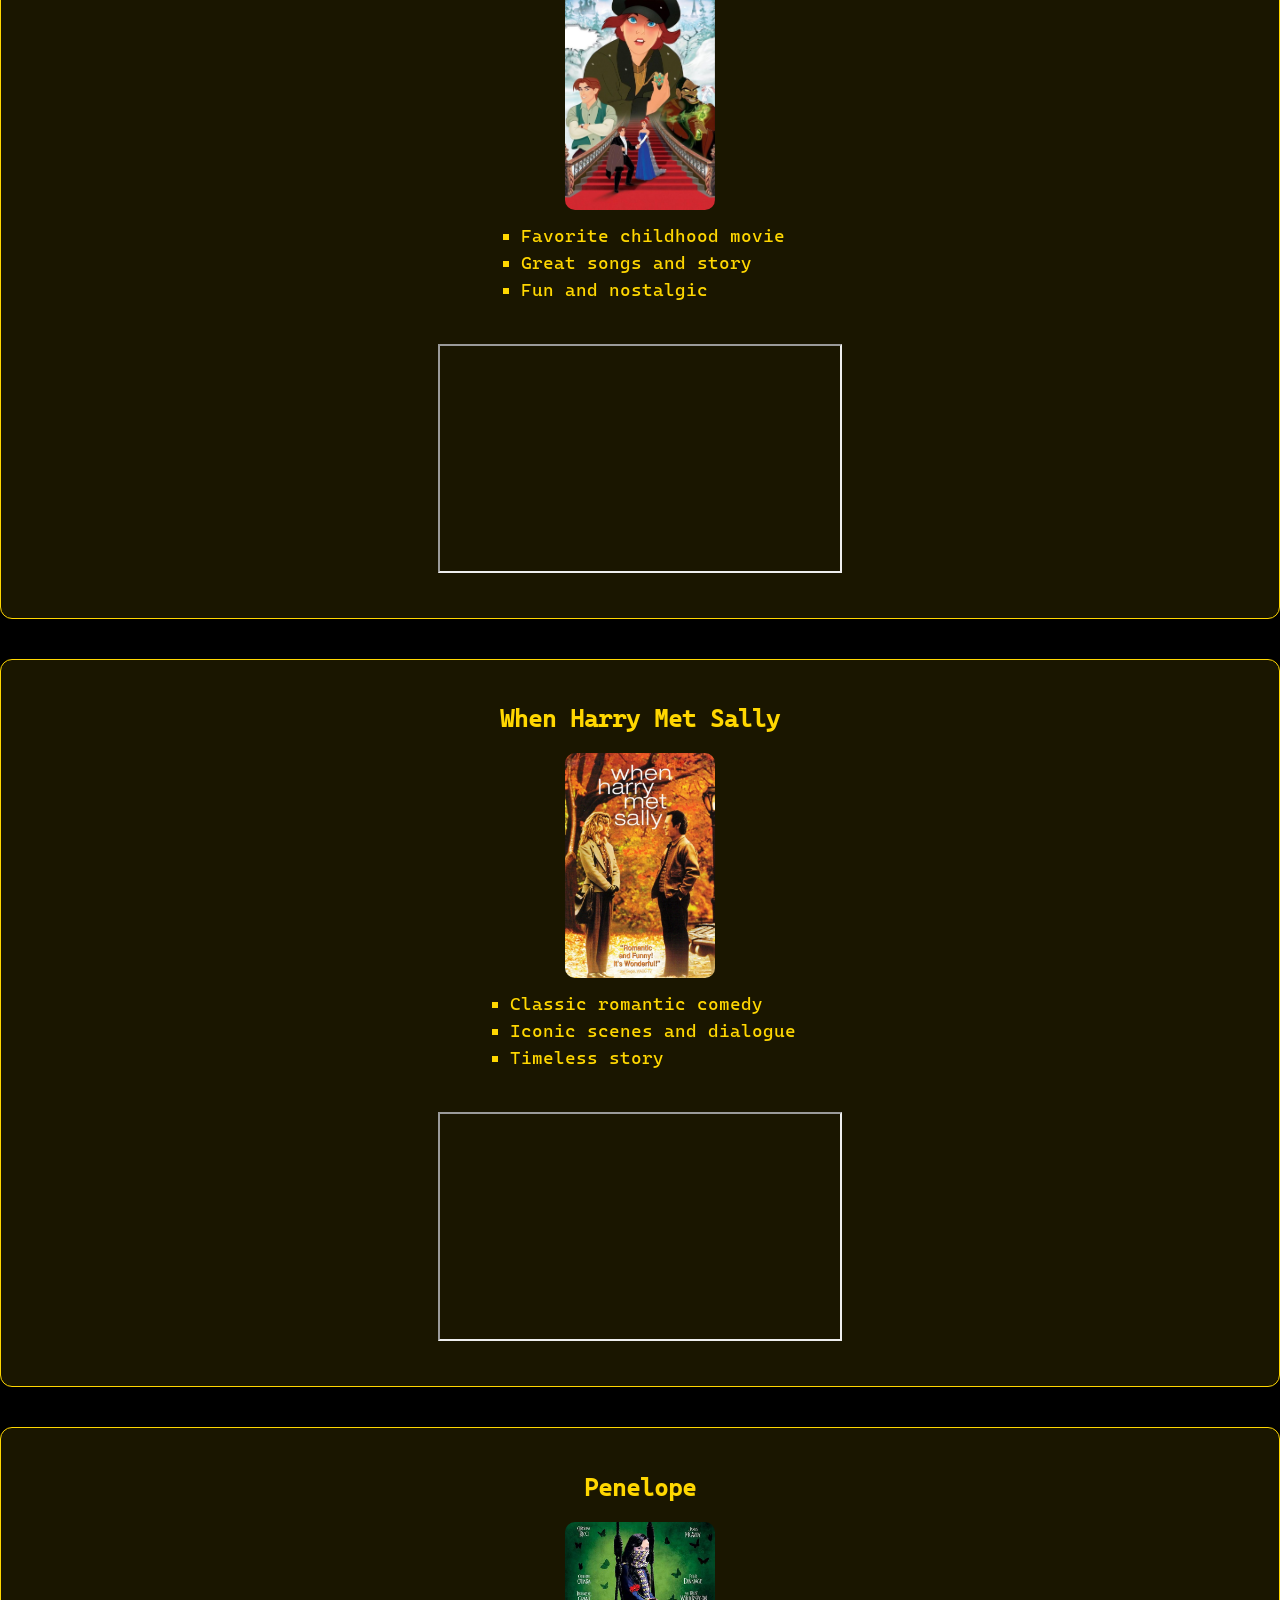
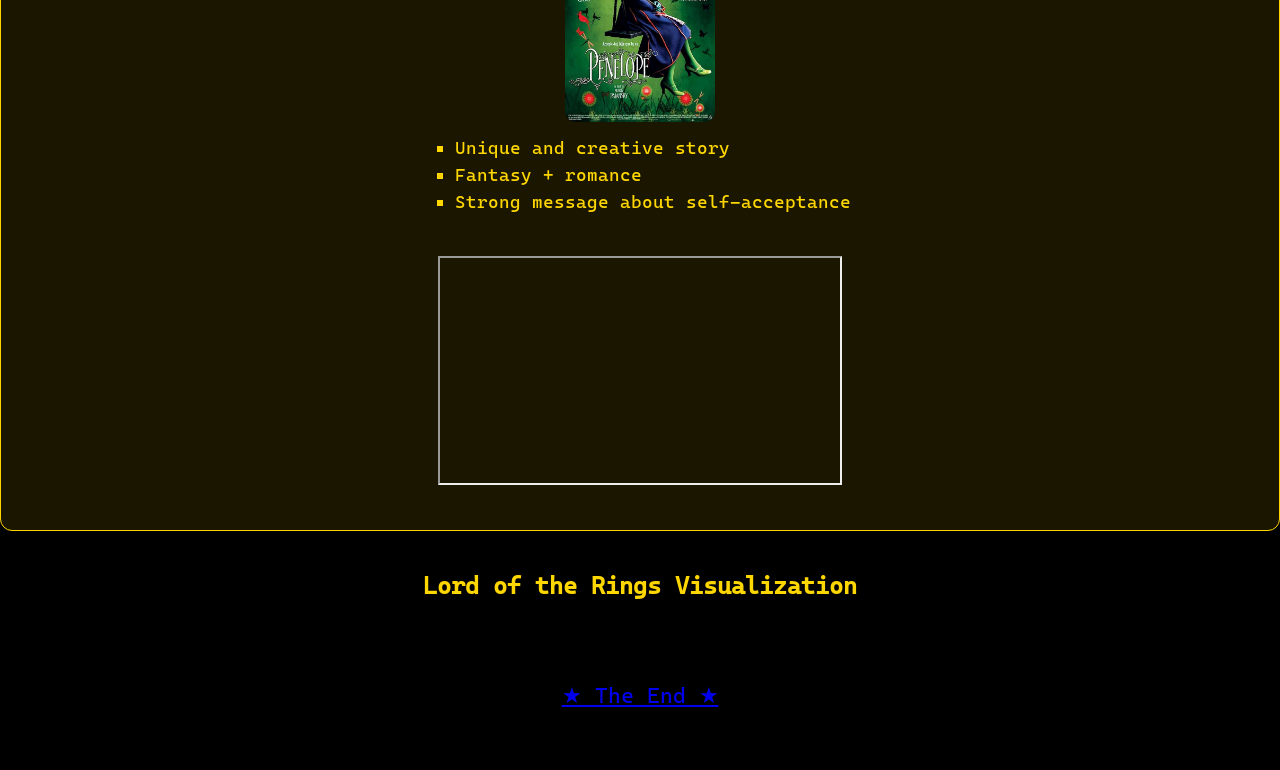
<file: scratch.html>
<!DOCTYPE html>
<html lang="en">
<head>
    <meta charset="UTF-8">
    <meta name="viewport" content="width=device-width, initial-scale=1.0">
    <title>My Favorite Movies</title>
    <link rel="stylesheet" href="css/scratch.css">
</head>
<body>

<!-- NAVIGATION -->

<div class="nav">
    <div class="nav-right">
        <a href="index.html">Home</a>
        <a href="resume.html">Resume</a>
        <a href="app.html">Quick Break</a>
    </div>
</div>


<!-- HEADER -->
<div class="header">
    <h1 id="top">My Favorite Movies 🎬</h1>
    <p>I love movies, but not in a movie snob way. These are my favorite movies of all time in order. You will see they are all over the place</p>
</div>

<!-- MAIN CONTENT -->

<div class="list-section">
    <h2 class= "list-title">My Favorite Movies by Genre</h2>

    <ol>
        <li>Fantasy
            <ul>
                <li>Lord of the Rings</li>
            </ul>
        </li>

        <li>Animation
            <ul>
                <li>Anastasia</li>
            </ul>
        </li>

<li>Romantic Comedy
            <ul>
                <li>When Harry Met Sally</li>
                <li>Penelope</li>
            </ul>
        </li>
    </ol>
</div>

   
<!-- LORD OF THE RINGS -->
    <div class="movie">
        <h2>Lord of the Rings</h2>
        <img class ="poster" src="images/lotr.jpg" alt="LOTR poster">

        <ul>
            <li>Epic fantasy trilogy</li>
            <li>Strong themes of friendship and courage</li>
            <li>Amazing world-building</li>
        </ul>

  <iframe width="400" height="225"
        src="https://www.youtube.com/embed/V75dMMIW2B4">
        </iframe>
    </div>

    <!-- Anastasia -->
    <div class="movie">
        <h2>Anastasia</h2>
        <img class ="poster"src="images/ana.jpg" alt="Anastasia poster">

        <ul>
<li>Favorite childhood movie</li>
            <li>Great songs and story</li>
            <li>Fun and nostalgic</li>
        </ul>

        <iframe width="400" height="225"
        src="https://www.youtube.com/embed/M0vnBeHeuzs">
        </iframe>
    </div>

<!-- WHEN HARRY MET SALLY -->
    <div class="movie">
        <h2>When Harry Met Sally</h2>
        <img class ="poster" src="images/harry.jpg" alt="When Harry Met Sally poster">

        <ul>
            <li>Classic romantic comedy</li>
            <li>Iconic scenes and dialogue</li>
            <li>Timeless story</li>
  </ul>

        <iframe width="400" height="225"
        src="https://www.youtube.com/embed/-E10AcydCuk">
        </iframe>
    </div>

  <!-- PENELOPE -->
    <div class="movie">
        <h2>Penelope</h2>
        <img class ="poster" src="images/penelope.jpg" alt="Penelope poster">

        <ul>
            <li>Unique and creative story</li>
            <li>Fantasy + romance</li>
            <li>Strong message about self-acceptance</li>
        </ul>

        <iframe width="400" height="225"
        src="https://www.youtube.com/embed/vC315nmqgHc">
        </iframe>
</div>

    <!-- TABLEAU -->
    <div class="tableau-section">
    <h2>Lord of the Rings Visualization</h2>
   
   <div class='tableauPlaceholder' id='viz1781739215394' style='position: relative'><noscript><a href='#'><img alt='LOTR Storyline ' src='https:&#47;&#47;public.tableau.com&#47;static&#47;images&#47;Lo&#47;LordoftheRingsStoryline&#47;LOTRStoryline&#47;1_rss.png' style='border: none' /></a></noscript><object class='tableauViz'  style='display:none;'><param name='host_url' value='https%3A%2F%2Fpublic.tableau.com%2F' /> <param name='embed_code_version' value='3' /> <param name='site_root' value='' /><param name='name' value='LordoftheRingsStoryline&#47;LOTRStoryline' /><param name='tabs' value='no' /><param name='toolbar' value='yes' /><param name='static_image' value='https:&#47;&#47;public.tableau.com&#47;static&#47;images&#47;Lo&#47;LordoftheRingsStoryline&#47;LOTRStoryline&#47;1.png' /> <param name='animate_transition' value='yes' /><param name='display_static_image' value='yes' /><param name='display_spinner' value='yes' /><param name='display_overlay' value='yes' /><param name='display_count' value='yes' /><param name='language' value='en-US' /></object></div>                <script type='text/javascript'>                    var divElement = document.getElementById('viz1781739215394');                    var vizElement = divElement.getElementsByTagName('object')[0];                    if ( divElement.offsetWidth > 800 ) { vizElement.style.width='1200px';vizElement.style.height='1827px';} else if ( divElement.offsetWidth > 500 ) { vizElement.style.width='1200px';vizElement.style.height='1827px';} else { vizElement.style.width='100%';vizElement.style.height='4827px';}                     var scriptElement = document.createElement('script');                    scriptElement.src = 'https://public.tableau.com/javascripts/api/viz_v1.js';                    vizElement.parentNode.insertBefore(scriptElement, vizElement);                

   </script> 
</div>

<div class="footer">
    <p>
       <a href="#top">★ The End ★</a>
    </p>
</div>

</body>
</html>
</file>
<file: css/scratch.css>
@font-face {
    font-family: 'MyCustomFont';
    src: url('../font/CascadiaCode-jEZzj.ttf');
}

body {
    background-color: black;
    font-family: 'MyCustomFont', Arial, sans-serif;
    color: #ffd700;
    margin: 0;
}


/* NAV BAR */
.nav {
    background-color: black;
    padding: 15px;
    border-bottom: 2px solid #ffd700;
}

.nav-right {
    text-align: right;
}

.nav a {
    color: #ffd700;
    margin-left: 25px;
    text-decoration: none;
    font-size: 18px;
}

.nav a:hover {
    color: white;
}

/* HEADER */
.header {
    text-align: center;
    padding: 30px;
}

.header h1 {
    font-size: 48px;
}

.header p {
    font-size: 20px;
}

/* CONTENT */
.content {
    width: 80%;
    margin: auto;
    padding: 20px;
    text-align: center; /* centers EVERYTHING */
}

/* MOVIE BOX */
.movie {
    background-color: rgba(255, 215, 0, 0.1);
    padding: 25px;
    margin: 40px 0;
    border-radius: 12px;
    border: 1px solid #ffd700;
    text-align: center; /* THIS FIXES EVERYTHING */
}


/* FIX POSTER SIZE */
.poster {
    width: 150px;
    display: block;
    margin: 10px auto;

border-radius: 10px;
}

/* CENTER LISTS */
ol {
    font-size: 18px;
    padding-left: 25px;
    margin-top: 10px;
}

ul {
    list-style-type: square;
    padding-left: 25px;
    font-size: 18px;
    margin-top: 5px;
}

li {
    margin-bottom: 6px;
}

/* CENTER VIDEOS */
iframe {
    display: block;
    margin: 20px auto;
}

/* FOOTER */
.footer {
    text-align: center;
    padding: 40px;
    font-size: 22px;
}

.list-section {
    border: 2px solid #ffd700; 
    width: 50%;
    margin: 30px auto;
    background-color: #ffd700;   /* gold background */
    color: black;                /* black text */
    padding: 20px;
    border-radius: 12px;
    text-align: center;
}

.list-title {
    text-align: center;
    margin-bottom: 15px;
    color: black;   /* important since box is gold now */
}

/* GOLD BOX LIST FIX */
.list-section ol {
    padding-left: 20px;
    text-align: left;
}

.list-section ul {
    list-style-type: disc;
    padding-left: 20px;
    margin-top: 5px;
    text-align: left;
    display: block;
}

/* MOVIE LIST FIX */
.movie ul {
    list-style-type: square;
    padding-left: 25px;
    font-size: 18px;
    margin-top: 5px;
    display: inline-block;
    text-align: left;
}



/* ✅ CLEAN TABLEAU SECTION */
.tableau-section {
    width: 100%;
    max-width: 1400px;
    text-align: center;
}

/* ✅ CENTER THE TITLE */
.tableau-section h2 {
    text-align: center;
}

/* ✅ FIX TABLEAU SIZE PROPERLY */
.tableauPlaceholder {
    width: 100%;
}
</file>
